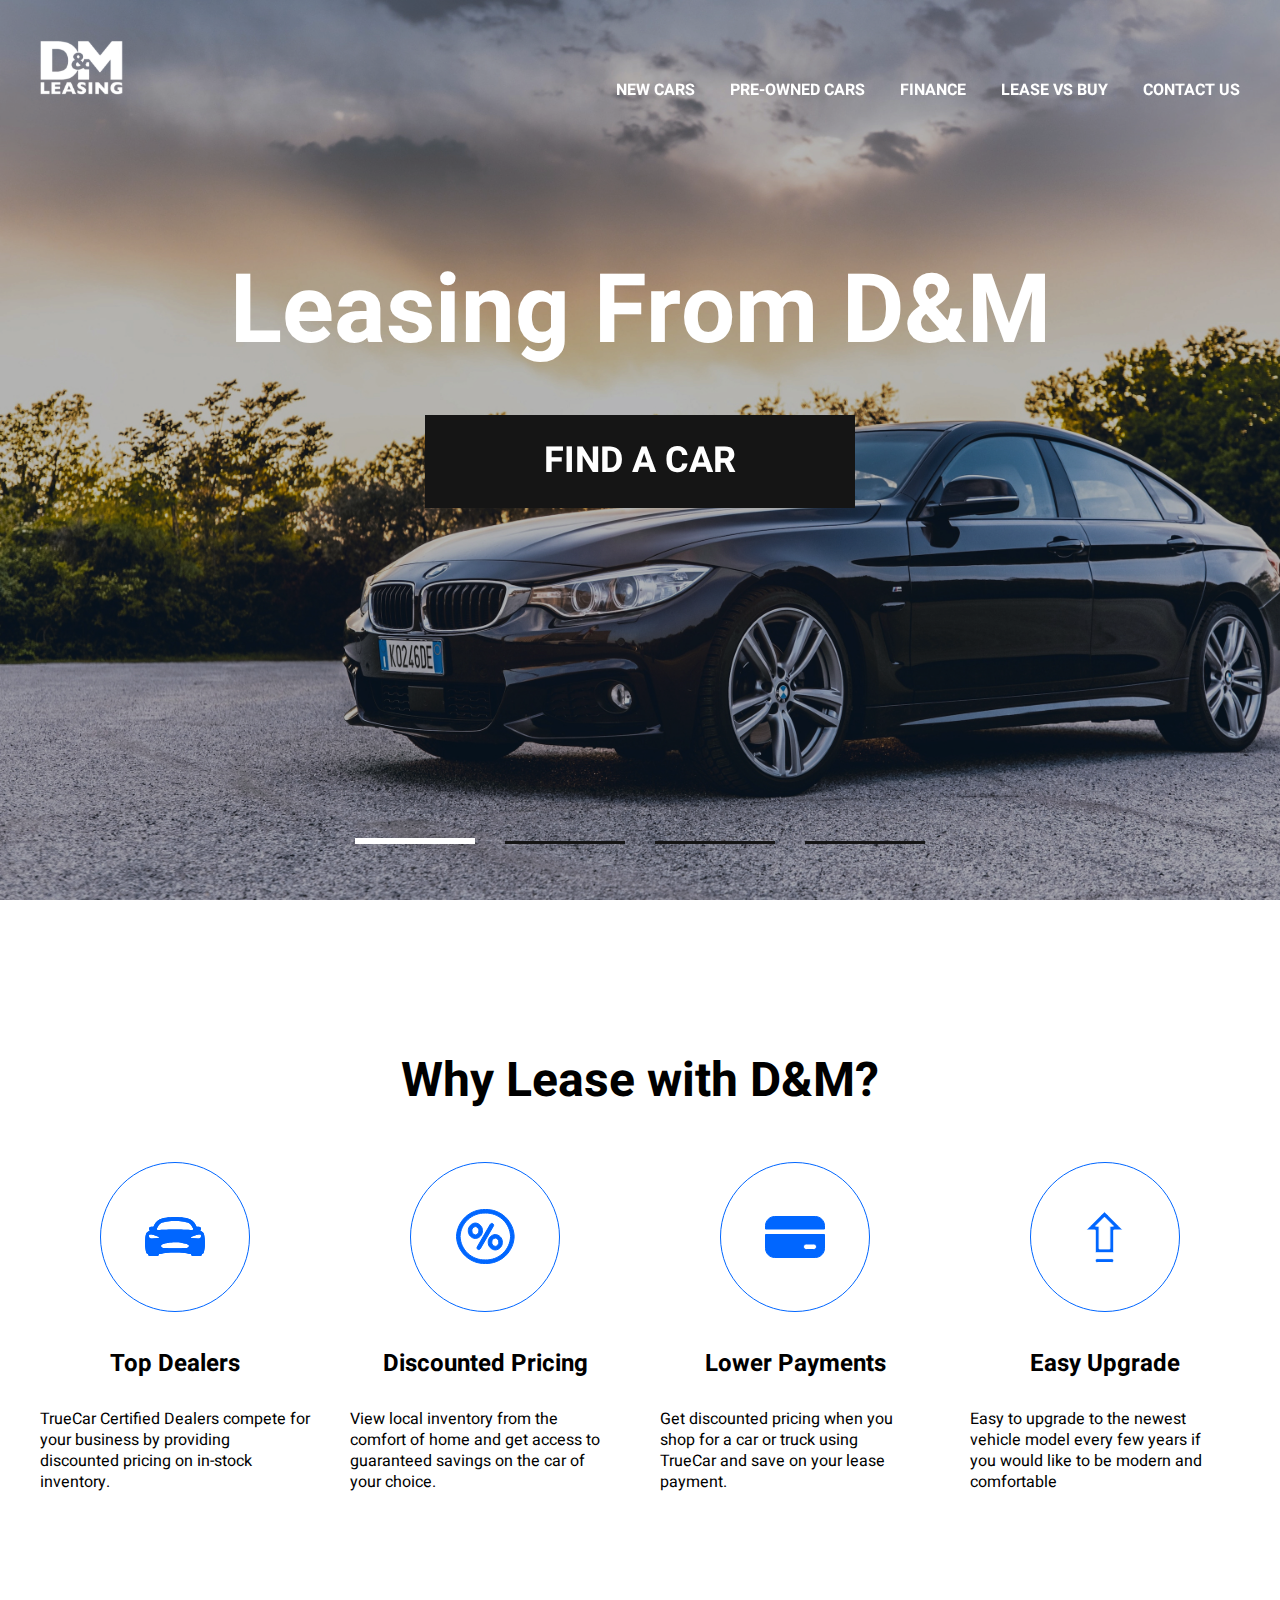
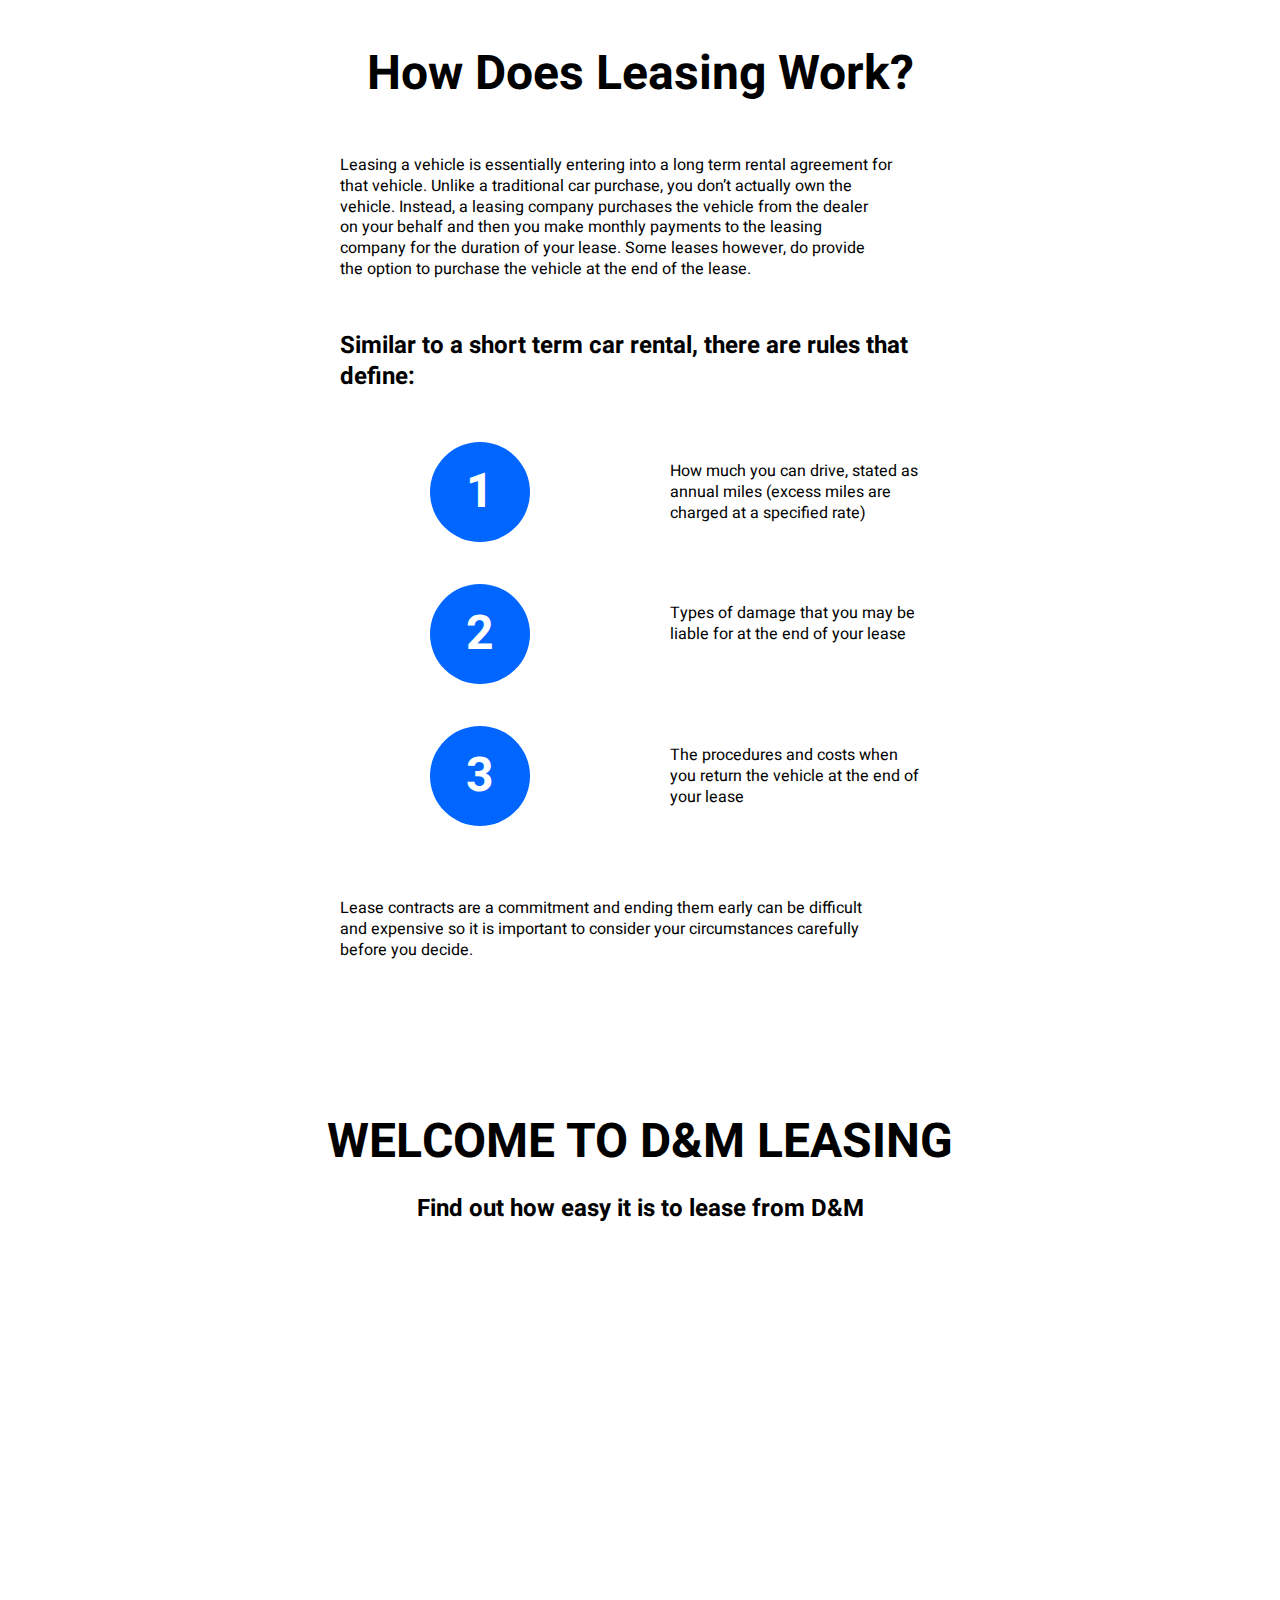
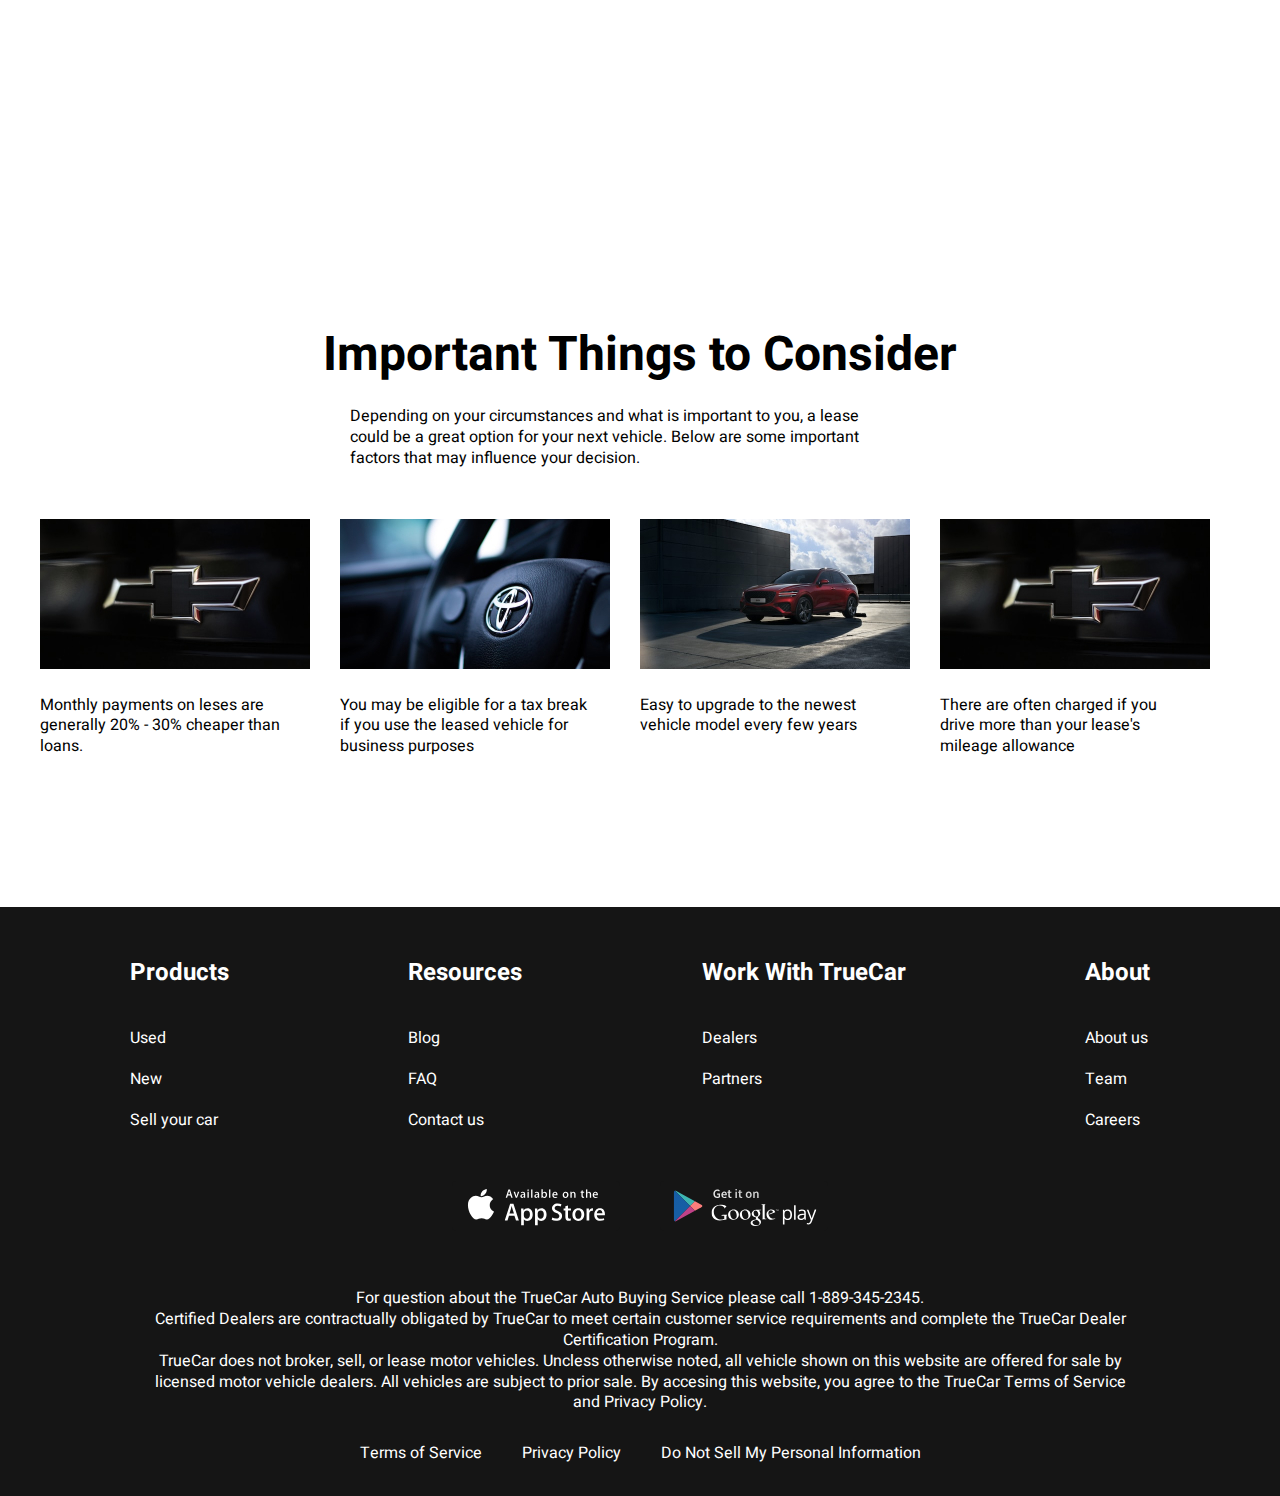
<file: index.html>
<!DOCTYPE html>
<html lang="en">
<head>
    <meta charset="UTF-8">
    <meta http-equiv="X-UA-Compatible" content="IE=edge">
    <meta name="viewport" content="width=device-width, initial-scale=1.0">
    <title>CARS</title>

    <link rel="preconnect" href="https://fonts.googleapis.com">
    <link rel="preconnect" href="https://fonts.gstatic.com" crossorigin>
    <link href="https://fonts.googleapis.com/css2?family=Heebo:wght@400;700&display=swap" rel="stylesheet">
    <link rel="stylesheet" href="css/swiper-bundle.min.css">
    <link rel="stylesheet" href="css/style.css">
</head>
<body>
    
    <div class="wrapper">
        <header class="header header-main">
            <div class="container">
                <div class="header__inner">
                    <a class="logo" href="index.html">
                        <img class="logo__img" src="images/logo.svg" alt="logo">
                    </a>
                    <nav class="menu">
                        <button class="menu__btn">
                            <span></span>
                            <span></span>
                            <span></span>
                        </button>
                        <ul class="menu__list"> 
                            <li class="menu__list-item">
                                <a class="menu__list-link" href="new-cars.html">NEW CARS</a>
                            </li>
                            <li class="menu__list-item">
                                <a class="menu__list-link" href="#" >PRE-OWNED CARS</a>
                            </li>
                            <li class="menu__list-item">
                                <a  class="menu__list-link" href="#" >FINANCE</a>
                            </li>
                            <li class="menu__list-item">
                                <a  class="menu__list-link" href="#" >LEASE VS BUY</a>
                            </li>
                            <li class="menu__list-item">
                                <a  class="menu__list-link" href="contacts.html">CONTACT US</a>
                            </li>
                        </ul> 
                    </nav>
                </div>
            </div>
        </header>
        <main class="main">
            <section class="top">
                <div class="container">
                    <h1 class="title">
                        Leasing From D&M
                    </h1>
                    <a class="top__link" href="new-cars.html">FIND A CAR</a>
                </div>
            </section>
            <div class="slider">
              <div class="swiper">
                <div class="swiper-wrapper">
                    <div class="swiper-slide" style = "background-image: url(images/Обложка.jpg);"></div>
                    <div class="swiper-slide" style = "background-image: url(images/Обложка.jpg);"></div>
                    <div class="swiper-slide" style = "background-image: url(images/Обложка.jpg);"></div>
                    <div class="swiper-slide" style = "background-image: url(images/Обложка.jpg);"></div>
                </div>
                <div class="swiper-pagination"></div>
              </div>
            </div>
            <section class="why-lease">
                <div class="container">
                    <h2 class="section-title">
                        Why Lease with D&M?
                    </h2>
                    <ul class="why-lease__list">
                        <li class="why-lease__item">
                            <img class="why-lease__item-img" src="images/car.svg" alt="">
                            <h3 class="why-lease__item-title">
                                Top Dealers
                            </h3>
                            <p class="why-lease__item-text">
                                TrueCar Certified Dealers compete 
                                for your business by providing 
                                discounted pricing on in-stock 
                                inventory.
                            </p>
                        </li>
                        <li class="why-lease__item">
                            <img class="why-lease__item-img" src="images/proc.svg" alt="">
                            <h3 class="why-lease__item-title">
                                Discounted Pricing
                            </h3>
                            <p class="why-lease__item-text">
                                View local inventory from the<br> 
                                comfort of home and get access to 
                                guaranteed savings on the car of<br> 
                                your choice.
                            </p>
                        </li>
                        <li class="why-lease__item">
                            <img class="why-lease__item-img" src="images/card.svg" alt="">
                            <h3 class="why-lease__item-title">
                                Lower Payments
                            </h3>
                            <p class="why-lease__item-text">
                                Get discounted pricing when you 
                                shop for a car or truck using<br> 
                                TrueCar and save on your lease 
                                payment.
                            </p>
                        </li>
                        <li class="why-lease__item">
                            <img class="why-lease__item-img" src="images/vector.svg" alt="">
                            <h3 class="why-lease__item-title">
                                Easy Upgrade
                            </h3>
                            <p class="why-lease__item-text">
                                Easy to upgrade to the newest 
                                vehicle model every few years if<br> 
                                you would like to be modern and 
                                comfortable
                            </p>
                        </li>
                    </ul>
                </div>
            </section>
            <section class="how-does">
                <div class="container">
                    <div class="how-does__inner">
                        <h2 class="section-title">
                            How Does Leasing Work?
                        </h2>
                        <p class="how-does__text">
                            Leasing a vehicle is essentially entering into a long term rental agreement for<br> 
                            that vehicle. Unlike a traditional car purchase, you don’t actually own the<br> 
                            vehicle. Instead, a leasing company purchases the vehicle from the dealer<br> 
                            on your behalf and then you make monthly payments to the leasing<br> 
                            company for the duration of your lease. Some leases however, do provide<br> 
                            the option to purchase the vehicle at the end of the lease.
                        </p>
                        <h4 class="how__does-title">
                            Similar to a short term car rental, there are
                            rules that define:
                        </h4>
                        <ol class="how__does-list">
                            <li class="how__does-item">
                                How much you can drive, stated as 
                                annual miles (excess miles are 
                                charged at a specified rate)
                            </li>
                            <li class="how__does-item">
                                Types of damage that you may be 
                                liable for at the end of your lease
                            </li>
                            <li class="how__does-item">
                                The procedures and costs when<br> 
                                you return the vehicle at the end of 
                                your lease
                            </li>
                        </ol>
                        <p class="how-does__text">
                            Lease contracts are a commitment and ending them early can be difficult<br> 
                            and expensive so it is important to consider your circumstances carefully<br> 
                            before you decide.
                        </p>
                    </div>
                </div>
            </section>
            <section class="video">
                <div class="container">
                    <h2 class="section-title video__title">
                        WELCOME TO D&M LEASING
                    </h2>
                    <p class="video__text">
                        Find out how easy it is to lease from D&M
                    </p>
                    <iframe class="video__content" width="1000" height="500" src="https://www.youtube.com/embed/N7VpkDCZlow" 
                    title="YouTube video player" frameborder="0" 
                    allow="accelerometer; autoplay; clipboard-write; encrypted-media; gyroscope; picture-in-picture; web-share" 
                    allowfullscreen></iframe>
                </div>
            </section>
            <section class="important">
                <div class="container">
                    <h2 class="section-title important-title">
                        Important Things to Consider
                    </h2>
                    <p class="important__text">
                        Depending on your circumstances and what is important to you, a lease<br> 
                        could be a great option for your next vehicle. Below are some important<br> 
                        factors that may influence your decision.
                    </p>
                    <ul class="important__list">
                        <li class="important__item">
                            <img class="important__item-img" src="images/important-4.jpg" alt="" >
                            <p class="important__item-text">
                                Monthly payments on leses are <br> generally 20% - 30% cheaper than <br> loans.
                            </p>
                        </li>
                        <li class="important__item">
                            <img class="important__item-img" src="images/important-2.jpg" alt="" >
                            <p class="important__item-text">
                                You may be eligible for a tax break <br> if  you use the leased vehicle for <br> business 
                                purposes
                            </p>
                        </li>
                        <li class="important__item">
                            <img class="important__item-img" src="images/important-3.jpg" alt="" >
                            <p class="important__item-text">
                                Easy to upgrade to the newest <br> vehicle model every few years
                            </p>
                        </li>
                        <li class="important__item">
                            <img class="important__item-img" src="images/important-4.jpg" alt="" >
                            <p class="important__item-text">
                                There are often charged if you <br> drive more than your lease's <br> mileage
                                allowance
                            </p>
                        </li>
                    </ul>
                </div>
            </section>
        </main>
        <footer class="footer">
            <div class="container">
                <nav class="footer__menu">
                    <ul class="footer__menu-list">
                        <li class="footer__menu-item">
                            <p  class="footer__menu-title">Products</p>
                        </li>
                        <li class="footer__menu-item">
                            <a href="#" class="footer__menu-link">Used</a>
                        </li>
                        <li class="footer__menu-item">
                            <a href="#" class="footer__menu-link">New</a>
                        </li>
                        <li class="footer__menu-item">
                            <a href="#" class="footer__menu-link">Sell your car</a>
                        </li>
                    </ul>
                    <ul class="footer__menu-list">
                        <li class="footer__menu-item">
                            <p  class="footer__menu-title">Resources</p>
                        </li>
                        <li class="footer__menu-item">
                            <a href="#" class="footer__menu-link">Blog</a>
                        </li>
                        <li class="footer__menu-item">
                            <a href="#" class="footer__menu-link">FAQ</a>
                        </li>
                        <li class="footer__menu-item">
                            <a href="#" class="footer__menu-link">Contact us</a>
                        </li>
                    </ul>
                    <ul class="footer__menu-list">
                        <li class="footer__menu-item">
                            <p  class="footer__menu-title">Work With TrueCar</p>
                        </li>
                        <li class="footer__menu-item">
                            <a href="#" class="footer__menu-link">Dealers</a>
                        </li>
                        <li class="footer__menu-item">
                            <a href="#" class="footer__menu-link">Partners</a>
                        </li>
                    </ul>
                    <ul class="footer__menu-list">
                        <li class="footer__menu-item">
                            <p  class="footer__menu-title">About</p>
                        </li>
                        <li class="footer__menu-item">
                            <a href="#" class="footer__menu-link">About us</a>
                        </li>
                        <li class="footer__menu-item">
                            <a href="#" class="footer__menu-link">Team</a>
                        </li>
                        <li class="footer__menu-item">
                            <a href="#" class="footer__menu-link">Careers</a>
                        </li>
                    </ul>
                </nav>
                <ul class="app">
                    <li class="app__item">
                        <a class="app__item-link" href="#">
                            <img class="app__item-img" src="images/apple_store.svg" alt="apple_store">
                        </a>
                    </li>
                    <li class="app__item">
                        <a class="app__item-link" href="#">
                            <img class="app__item-img" src="images/android_store.svg" alt="android_store">
                        </a>
                    </li>
                </ul>
                <div class="footer__copy">
                    <p class="footer__copy-text">
                        For question about the TrueCar Auto Buying Service please call 1-889-345-2345.<br>
                        Certified Dealers are contractually obligated by TrueCar to meet certain customer service 
                        requirements and complete the TrueCar Dealer <br>Certification Program.
                    </p>
                    <p class="footer__copy-text">
                        TrueCar does not broker, sell, or lease motor vehicles. Uncless otherwise noted, all vehicle shown on
                        this website are offered for sale by licensed motor vehicle dealers. All vehicles are subject to prior sale.
                        By accesing this website, you agree to the TrueCar Terms of Service and Privacy Policy. 
                    </p>
                </div>
                <nav class="copy__nav">
                    <ul class="copy__nav-list">
                        <li class="copy__nav-item">
                            <a href="#" class="copy__nav-link">Terms of Service</a>
                        </li>
                        <li class="copy__nav-item">
                            <a href="#" class="copy__nav-link">Privacy Policy</a>
                        </li>
                        <li class="copy__nav-item">
                            <a href="#" class="copy__nav-link">Do Not Sell My Personal Information</a>
                        </li>
                    </ul>
                </nav>
            </div>
        </footer>
    </div>
    <script src="js/swiper-bundle.min.js"></script>
    <script src="js/main.js"></script>
</body>
</html>
</file>
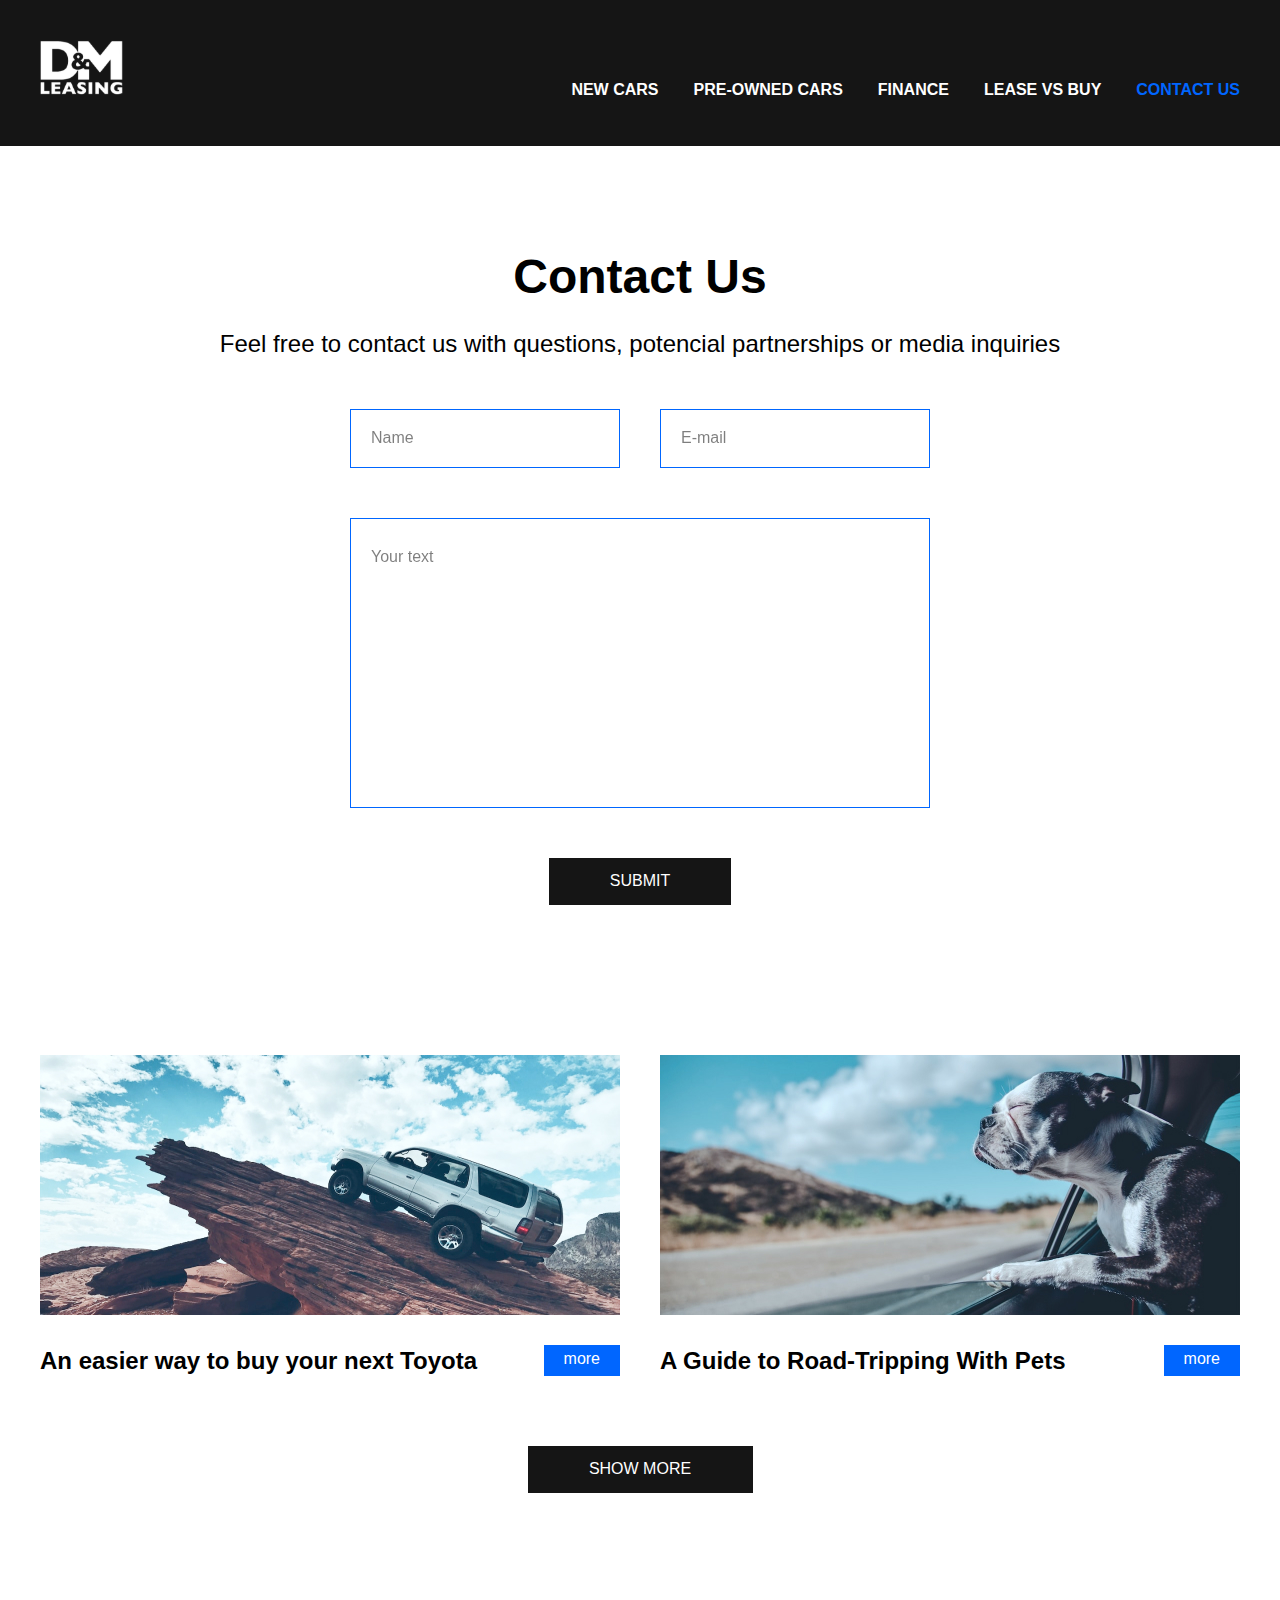
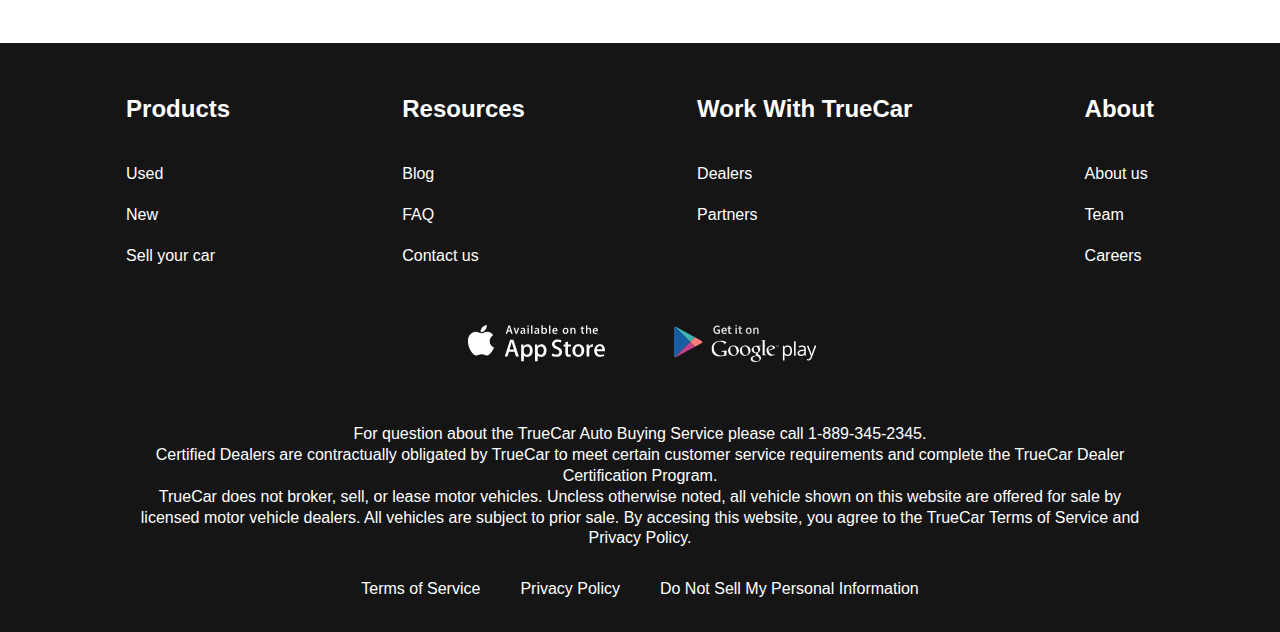
<file: contacts.html>
<!DOCTYPE html>
<html lang="en">
<head>
    <meta charset="UTF-8">
    <meta http-equiv="X-UA-Compatible" content="IE=edge">
    <meta name="viewport" content="width=device-width, initial-scale=1.0">
    <title>Document</title>

     <!--Вставить стили текста с гугл фонт!!!!!!!!!!-->

     
    <link rel="stylesheet" href="css/style.css">
</head>
<body>
    
    <div class="wrapper">
        <header class="header">
            <div class="container">
                <div class="header__inner">
                    <a class="logo" href="index.html">
                        <img class="logo__img" src="images/logo.svg" alt="logo">
                    </a>
                    <nav class="menu">
                        <button class="menu__btn">
                            <span></span>
                            <span></span>
                            <span></span>
                        </button>
                        <ul class="menu__list"> 
                            <li class="menu__list-item">
                                <a class="menu__list-link" href="new-cars.html">NEW CARS</a>
                            </li>
                            <li class="menu__list-item">
                                <a class="menu__list-link" href="#" >PRE-OWNED CARS</a>
                            </li>
                            <li class="menu__list-item">
                                <a  class="menu__list-link" href="#" >FINANCE</a>
                            </li>
                            <li class="menu__list-item">
                                <a  class="menu__list-link" href="#" >LEASE VS BUY</a>
                            </li>
                            <li class="menu__list-item">
                                <a  class="menu__list-link menu__list-link--active" href="contacts.html">CONTACT US</a>
                            </li>
                        </ul>
                    </nav>
                </div>
            </div>
        </header>
        <main class="main">
            <section class="contacts">
                <div class="container">
                    <h2 class="section-title contacts__title">Contact Us</h2>
                    <p class="contacts__text">
                        Feel free to contact us with questions, potencial partnerships or 
                        media inquiries
                    </p>
                    <form class="form" action=""#>
                        <input class="form__input" type="text" placeholder="Name">
                        <input class="form__input" type="email" placeholder="E-mail">
                        <textarea class="form__textarea" placeholder="Your text"></textarea>
                        <button class="form__btn" type="submit">SUBMIT</button>
                    </form>
                </div>
            </section>
            <section class="blog">
                <div class="container">
                    <div class="blog__items">
                        <div class="blog__item">
                            <img class="blog__item-img" src="images/showmore-1.jpg" alt="">
                            <h4 class="blog__item-title">An easier way to buy your next Toyota</h4>
                            <a class="blog__item-link" href="#">more</a>
                        </div>
                        <div class="blog__item">
                            <img class="blog__item-img" src="images/showmore-2.jpg" alt="">
                            <h4 class="blog__item-title">A Guide to Road-Tripping With Pets</h4>
                            <a class="blog__item-link" href="#">more</a>
                        </div>
                    </div>
                    <a class="showmore-link" href="">Show more</a>
                </div>
            </section>
        </main>
        <footer class="footer">
            <div class="container">
                <nav class="footer__menu">
                    <ul class="footer__menu-list">
                        <li class="footer__menu-item">
                            <p  class="footer__menu-title">Products</p>
                        </li>
                        <li class="footer__menu-item">
                            <a href="#" class="footer__menu-link">Used</a>
                        </li>
                        <li class="footer__menu-item">
                            <a href="#" class="footer__menu-link">New</a>
                        </li>
                        <li class="footer__menu-item">
                            <a href="#" class="footer__menu-link">Sell your car</a>
                        </li>
                    </ul>
                    <ul class="footer__menu-list">
                        <li class="footer__menu-item">
                            <p  class="footer__menu-title">Resources</p>
                        </li>
                        <li class="footer__menu-item">
                            <a href="#" class="footer__menu-link">Blog</a>
                        </li>
                        <li class="footer__menu-item">
                            <a href="#" class="footer__menu-link">FAQ</a>
                        </li>
                        <li class="footer__menu-item">
                            <a href="#" class="footer__menu-link">Contact us</a>
                        </li>
                    </ul>
                    <ul class="footer__menu-list">
                        <li class="footer__menu-item">
                            <p  class="footer__menu-title">Work With TrueCar</p>
                        </li>
                        <li class="footer__menu-item">
                            <a href="#" class="footer__menu-link">Dealers</a>
                        </li>
                        <li class="footer__menu-item">
                            <a href="#" class="footer__menu-link">Partners</a>
                        </li>
                    </ul>
                    <ul class="footer__menu-list">
                        <li class="footer__menu-item">
                            <p  class="footer__menu-title">About</p>
                        </li>
                        <li class="footer__menu-item">
                            <a href="#" class="footer__menu-link">About us</a>
                        </li>
                        <li class="footer__menu-item">
                            <a href="#" class="footer__menu-link">Team</a>
                        </li>
                        <li class="footer__menu-item">
                            <a href="#" class="footer__menu-link">Careers</a>
                        </li>
                    </ul>
                </nav>
                <ul class="app">
                    <li class="app__item">
                        <a class="app__item-link" href="#">
                            <img class="app__item-img" src="images/apple_store.svg" alt="apple_store">
                        </a>
                    </li>
                    <li class="app__item">
                        <a class="app__item-link" href="#">
                            <img class="app__item-img" src="images/android_store.svg" alt="android_store">
                        </a>
                    </li>
                </ul>
                <div class="footer__copy">
                    <p class="footer__copy-text">
                        For question about the TrueCar Auto Buying Service please call 1-889-345-2345.<br>
                        Certified Dealers are contractually obligated by TrueCar to meet certain customer service 
                        requirements and complete the TrueCar Dealer <br>Certification Program.
                    </p>
                    <p class="footer__copy-text">
                        TrueCar does not broker, sell, or lease motor vehicles. Uncless otherwise noted, all vehicle shown on
                        this website are offered for sale by licensed motor vehicle dealers. All vehicles are subject to prior sale.
                        By accesing this website, you agree to the TrueCar Terms of Service and Privacy Policy. 
                    </p>
                </div>
                <nav class="copy__nav">
                    <ul class="copy__nav-list">
                        <li class="copy__nav-item">
                            <a href="#" class="copy__nav-link">Terms of Service</a>
                        </li>
                        <li class="copy__nav-item">
                            <a href="#" class="copy__nav-link">Privacy Policy</a>
                        </li>
                        <li class="copy__nav-item">
                            <a href="#" class="copy__nav-link">Do Not Sell My Personal Information</a>
                        </li>
                    </ul>
                </nav>
            </div>
        </footer>
    </div>
    <script src="js/main.js"></script>
</body>
</html>
</file>
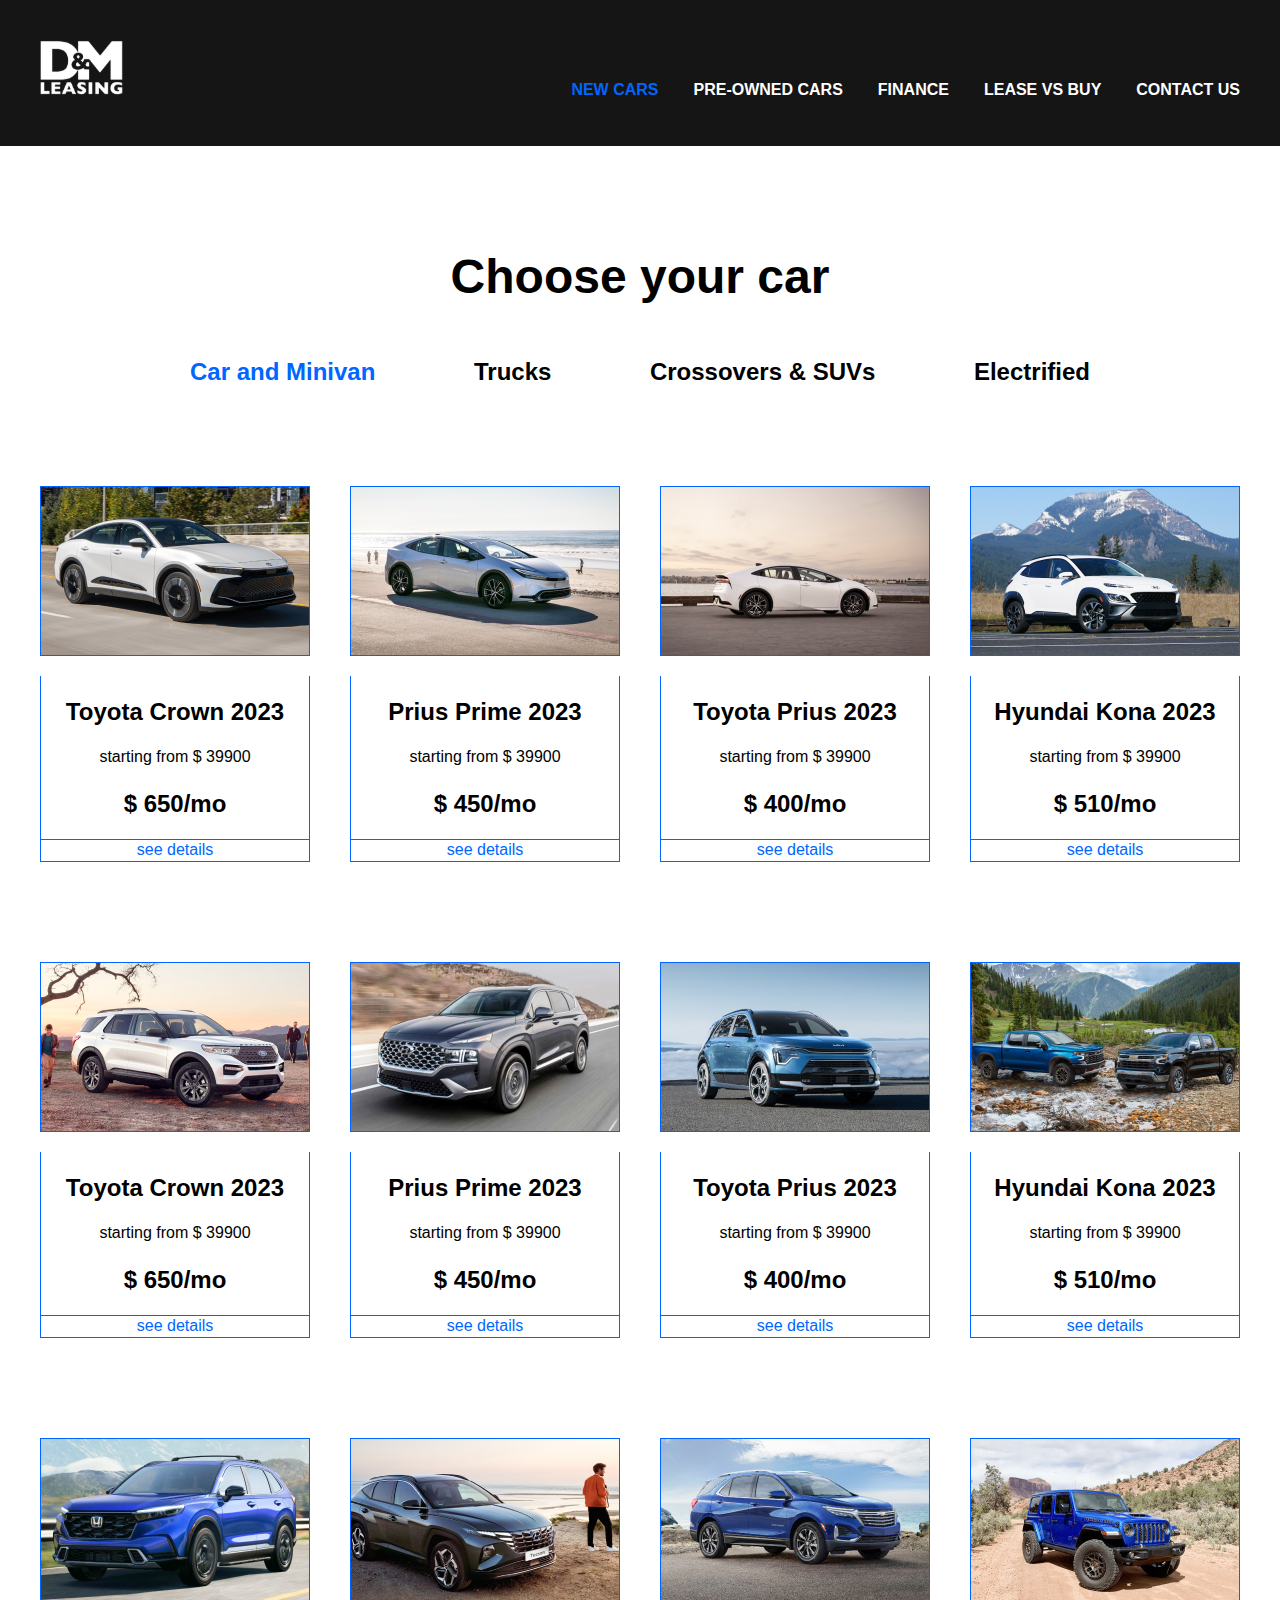
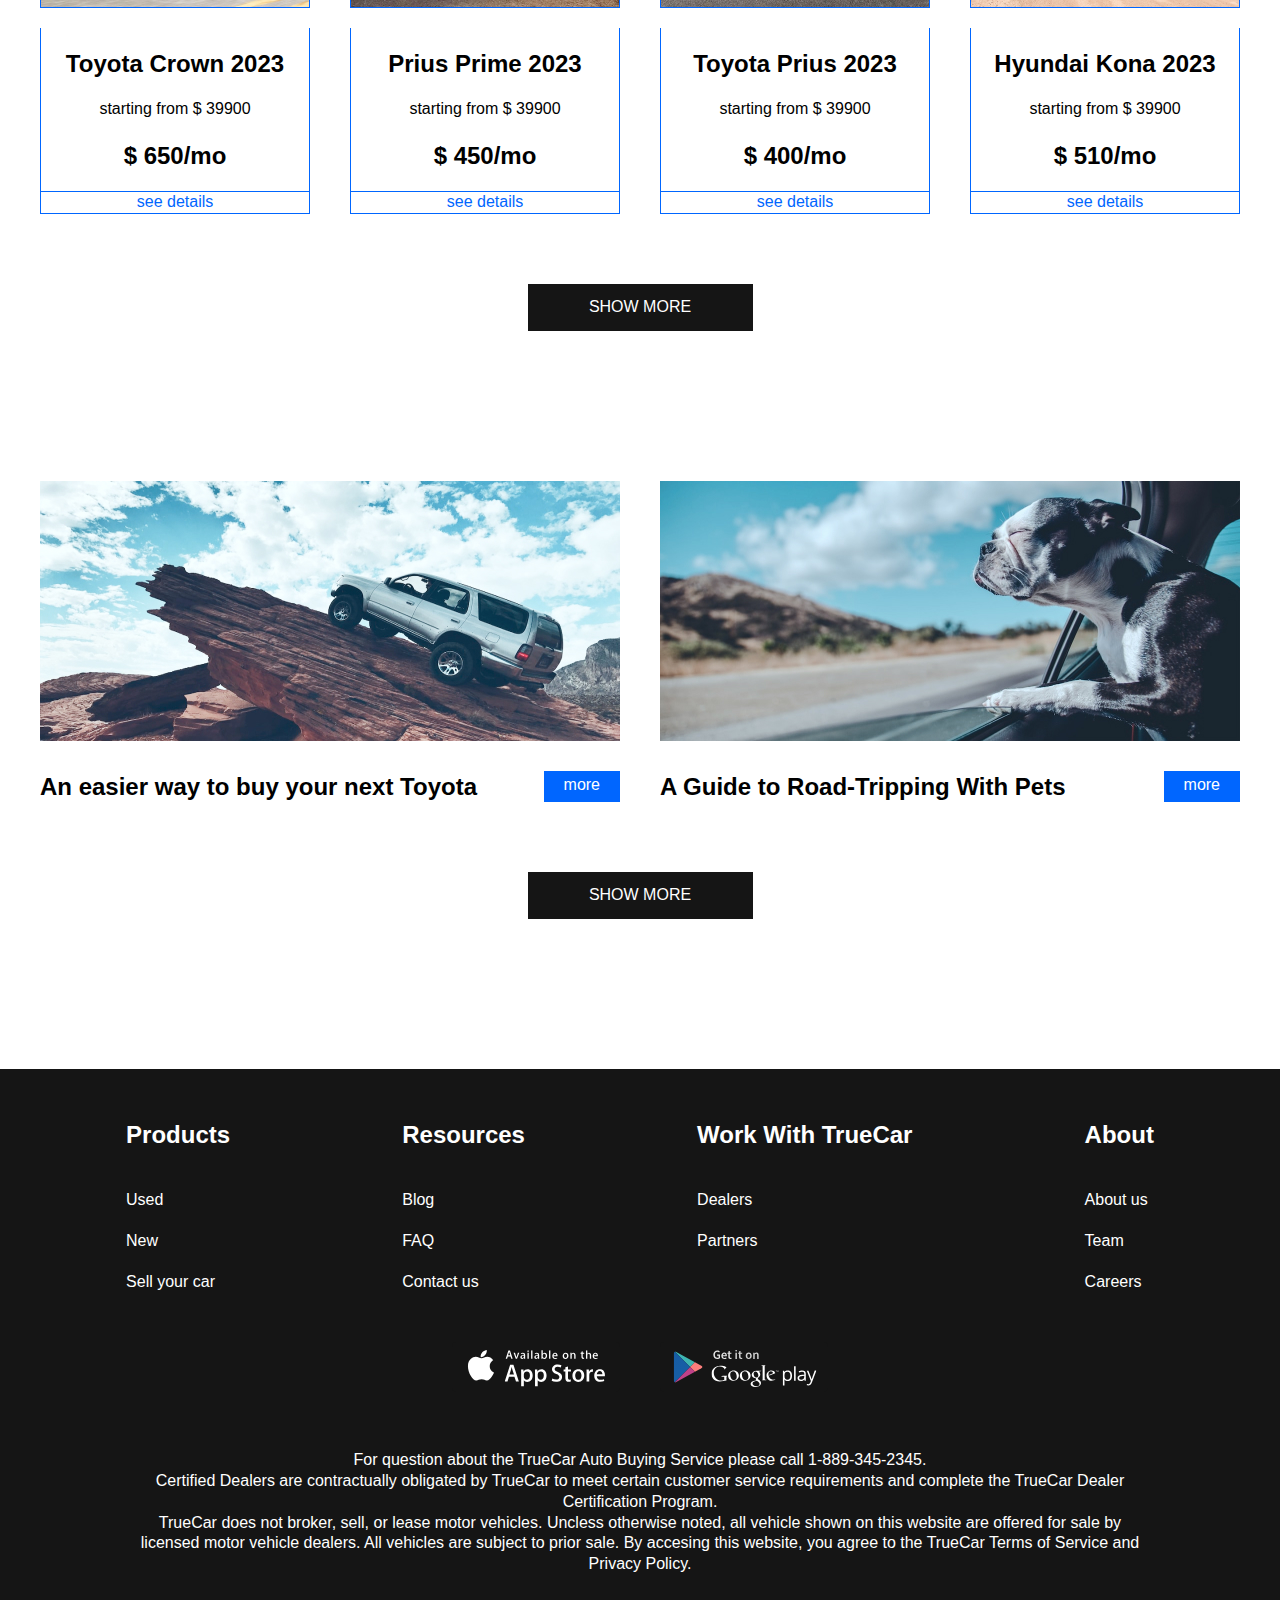
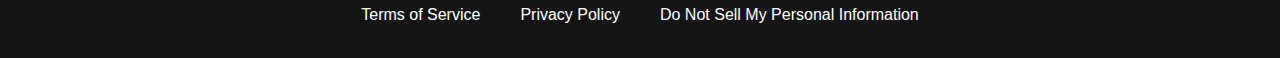
<file: new-cars.html>
<!DOCTYPE html>
<html lang="en">
<head>
    <meta charset="UTF-8">
    <meta http-equiv="X-UA-Compatible" content="IE=edge">
    <meta name="viewport" content="width=device-width, initial-scale=1.0">
    <title>Document</title>


     <!--Вставить стили текста с гугл фонт!!!!!!!!!!-->


     
    <link rel="stylesheet" href="css/style.css">
</head>
<body>
    
    <div class="wrapper">
        <header class="header">
            <div class="container">
                <div class="header__inner">
                    <a class="logo" href="index.html">
                        <img class="logo__img" src="images/logo.svg" alt="logo">
                    </a>
                    <nav class="menu">
                        <button class="menu__btn">
                            <span></span>
                            <span></span>
                            <span></span>
                        </button>
                        <ul class="menu__list"> 
                            <li class="menu__list-item">
                                <a class="menu__list-link menu__list-link--active" href="new-cars.html">NEW CARS</a>
                            </li>
                            <li class="menu__list-item">
                                <a class="menu__list-link" href="#" >PRE-OWNED CARS</a>
                            </li>
                            <li class="menu__list-item">
                                <a  class="menu__list-link" href="#" >FINANCE</a>
                            </li>
                            <li class="menu__list-item">
                                <a  class="menu__list-link" href="#" >LEASE VS BUY</a>
                            </li>
                            <li class="menu__list-item">
                                <a  class="menu__list-link" href="contacts.html">CONTACT US</a>
                            </li>
                        </ul>
                    </nav>
                </div>
            </div>
        </header>
        <main class="main">

            <section class="choose">
                <div class="container">
                    <h2 class="section-title">Choose your car</h2>
                    <div class="tabs">
                        <div class="tabs__btn">
                            <button class="tabs__btn-item tabs__btn-item--active" data-button="content-1" >Car and Minivan</button>
                            <button class="tabs__btn-item" data-button="content-2">Trucks</button>
                            <button class="tabs__btn-item" data-button="content-3">Crossovers & SUVs</button>
                            <button class="tabs__btn-item" data-button="content-4">Electrified</button>
                        </div>
                        <div class="tabs__content">
                            <div class="tabs__content-item tabs__content-item--active" id="content-1">
                                <div class="card">
                                    <img class="car__img" src="images/car1.jpg" alt="Toyota Crown 2023">
                                    <div class="card__content">
                                        <h4 class="card_title">Toyota Crown 2023</h4>
                                        <p class="card__text">starting from $ 39900</p>
                                        <p class="card__price">$ 650/mo</p>
                                    </div>
                                    <a href="" class="card__link">see details</a>
                                </div>
                                <div class="card">
                                    <img class="car__img" src="images/car2.jpg" alt="Prius Prime 2023">
                                    <div class="card__content">
                                        <h4 class="card_title">Prius Prime 2023</h4>
                                        <p class="card__text">starting from $ 39900</p>
                                        <p class="card__price">$ 450/mo</p>
                                    </div>    
                                    <a href="" class="card__link">see details</a>
                                </div>
                                <div class="card">
                                    <img class="car__img" src="images/car3.jpg" alt="Toyota Prius 2023">
                                    <div class="card__content">
                                        <h4 class="card_title">Toyota Prius 2023</h4>
                                        <p class="card__text">starting from $ 39900</p>
                                        <p class="card__price">$ 400/mo</p>
                                    </div>
                                    <a href="" class="card__link">see details</a>
                                </div>
                                <div class="card">
                                    <img class="car__img" src="images/car4.jpg" alt="Hyundai Kona 2023">
                                    <div class="card__content">
                                        <h4 class="card_title">Hyundai Kona 2023</h4>
                                        <p class="card__text">starting from $ 39900</p>
                                        <p class="card__price">$ 510/mo</p>
                                    </div>
                                    <a href="" class="card__link">see details</a>
                                </div>
                                <div class="card">
                                    <img class="car__img" src="images/car5.jpg" alt="Toyota Crown 2023">
                                    <div class="card__content">
                                        <h4 class="card_title">Toyota Crown 2023</h4>
                                        <p class="card__text">starting from $ 39900</p>
                                        <p class="card__price">$ 650/mo</p>
                                    </div>
                                    <a href="" class="card__link">see details</a>
                                </div>
                                <div class="card">
                                    <img class="car__img" src="images/car6.jpg" alt="Prius Prime 2023">
                                    <div class="card__content">
                                        <h4 class="card_title">Prius Prime 2023</h4>
                                        <p class="card__text">starting from $ 39900</p>
                                        <p class="card__price">$ 450/mo</p>
                                    </div>    
                                    <a href="" class="card__link">see details</a>
                                </div>
                                <div class="card">
                                    <img class="car__img" src="images/car7.jpg" alt="Toyota Prius 2023">
                                    <div class="card__content">
                                        <h4 class="card_title">Toyota Prius 2023</h4>
                                        <p class="card__text">starting from $ 39900</p>
                                        <p class="card__price">$ 400/mo</p>
                                    </div>
                                    <a href="" class="card__link">see details</a>
                                </div>
                                <div class="card">
                                    <img class="car__img" src="images/car8.jpg" alt="Hyundai Kona 2023">
                                    <div class="card__content">
                                        <h4 class="card_title">Hyundai Kona 2023</h4>
                                        <p class="card__text">starting from $ 39900</p>
                                        <p class="card__price">$ 510/mo</p>
                                    </div>
                                    <a href="" class="card__link">see details</a>
                                </div>
                                <div class="card">
                                    <img class="car__img" src="images/car9.jpg" alt="Toyota Crown 2023">
                                    <div class="card__content">
                                        <h4 class="card_title">Toyota Crown 2023</h4>
                                        <p class="card__text">starting from $ 39900</p>
                                        <p class="card__price">$ 650/mo</p>
                                    </div>
                                    <a href="" class="card__link">see details</a>
                                </div>
                                <div class="card">
                                    <img class="car__img" src="images/car10.jpg" alt="Prius Prime 2023">
                                    <div class="card__content">
                                        <h4 class="card_title">Prius Prime 2023</h4>
                                        <p class="card__text">starting from $ 39900</p>
                                        <p class="card__price">$ 450/mo</p>
                                    </div>    
                                    <a href="" class="card__link">see details</a>
                                </div>
                                <div class="card">
                                    <img class="car__img" src="images/car11.jpg" alt="Toyota Prius 2023">
                                    <div class="card__content">
                                        <h4 class="card_title">Toyota Prius 2023</h4>
                                        <p class="card__text">starting from $ 39900</p>
                                        <p class="card__price">$ 400/mo</p>
                                    </div>
                                    <a href="" class="card__link">see details</a>
                                </div>
                                <div class="card">
                                    <img class="car__img" src="images/car12.jpg" alt="Hyundai Kona 2023">
                                    <div class="card__content">
                                        <h4 class="card_title">Hyundai Kona 2023</h4>
                                        <p class="card__text">starting from $ 39900</p>
                                        <p class="card__price">$ 510/mo</p>
                                    </div>
                                    <a href="" class="card__link">see details</a>
                                </div>
                            </div>

                            <div class="tabs__content-item" id="content-2">
                                <div class="card">
                                    <img class="car__img" src="images/car8.jpg" alt="Hyundai Kona 2023">
                                    <div class="card__content">
                                        <h4 class="card_title">Hyundai Kona 2023</h4>
                                        <p class="card__text">starting from $ 39900</p>
                                        <p class="card__price">$ 510/mo</p>
                                    </div>
                                    <a href="" class="card__link">see details</a>
                                </div>
                                <div class="card">
                                    <img class="car__img" src="images/car9.jpg" alt="Toyota Crown 2023">
                                    <div class="card__content">
                                        <h4 class="card_title">Toyota Crown 2023</h4>
                                        <p class="card__text">starting from $ 39900</p>
                                        <p class="card__price">$ 650/mo</p>
                                    </div>
                                    <a href="" class="card__link">see details</a>
                                </div>
                                <div class="card">
                                    <img class="car__img" src="images/car10.jpg" alt="Prius Prime 2023">
                                    <div class="card__content">
                                        <h4 class="card_title">Prius Prime 2023</h4>
                                        <p class="card__text">starting from $ 39900</p>
                                        <p class="card__price">$ 450/mo</p>
                                    </div>    
                                    <a href="" class="card__link">see details</a>
                                </div>
                                <div class="card">
                                    <img class="car__img" src="images/car11.jpg" alt="Toyota Prius 2023">
                                    <div class="card__content">
                                        <h4 class="card_title">Toyota Prius 2023</h4>
                                        <p class="card__text">starting from $ 39900</p>
                                        <p class="card__price">$ 400/mo</p>
                                    </div>
                                    <a href="" class="card__link">see details</a>
                                </div>
                                <div class="card">
                                    <img class="car__img" src="images/car12.jpg" alt="Hyundai Kona 2023">
                                    <div class="card__content">
                                        <h4 class="card_title">Hyundai Kona 2023</h4>
                                        <p class="card__text">starting from $ 39900</p>
                                        <p class="card__price">$ 510/mo</p>
                                    </div>
                                    <a href="" class="card__link">see details</a>
                                </div>
                            </div>



                            <div class="tabs__content-item" id="content-3">
                                <div class="card">
                                    <img class="car__img" src="images/car11.jpg" alt="Toyota Prius 2023">
                                    <div class="card__content">
                                        <h4 class="card_title">Toyota Prius 2023</h4>
                                        <p class="card__text">starting from $ 39900</p>
                                        <p class="card__price">$ 400/mo</p>
                                    </div>
                                    <a href="" class="card__link">see details</a>
                                </div>
                                <div class="card">
                                    <img class="car__img" src="images/car12.jpg" alt="Hyundai Kona 2023">
                                    <div class="card__content">
                                        <h4 class="card_title">Hyundai Kona 2023</h4>
                                        <p class="card__text">starting from $ 39900</p>
                                        <p class="card__price">$ 510/mo</p>
                                    </div>
                                    <a href="" class="card__link">see details</a>
                                </div>
                            </div>


                            <div class="tabs__content-item" id="content-4">
                                <div class="card">
                                    <img class="car__img" src="images/car1.jpg" alt="Toyota Crown 2023">
                                    <div class="card__content">
                                        <h4 class="card_title">Toyota Crown 2023</h4>
                                        <p class="card__text">starting from $ 39900</p>
                                        <p class="card__price">$ 650/mo</p>
                                    </div>
                                    <a href="" class="card__link">see details</a>
                                </div>
                                <div class="card">
                                    <img class="car__img" src="images/car2.jpg" alt="Prius Prime 2023">
                                    <div class="card__content">
                                        <h4 class="card_title">Prius Prime 2023</h4>
                                        <p class="card__text">starting from $ 39900</p>
                                        <p class="card__price">$ 450/mo</p>
                                    </div>    
                                    <a href="" class="card__link">see details</a>
                                </div>
                                <div class="card">
                                    <img class="car__img" src="images/car3.jpg" alt="Toyota Prius 2023">
                                    <div class="card__content">
                                        <h4 class="card_title">Toyota Prius 2023</h4>
                                        <p class="card__text">starting from $ 39900</p>
                                        <p class="card__price">$ 400/mo</p>
                                    </div>
                                    <a href="" class="card__link">see details</a>
                                </div>
                                <div class="card">
                                    <img class="car__img" src="images/car4.jpg" alt="Hyundai Kona 2023">
                                    <div class="card__content">
                                        <h4 class="card_title">Hyundai Kona 2023</h4>
                                        <p class="card__text">starting from $ 39900</p>
                                        <p class="card__price">$ 510/mo</p>
                                    </div>
                                    <a href="" class="card__link">see details</a>
                                </div>
                                <div class="card">
                                    <img class="car__img" src="images/car5.jpg" alt="Toyota Crown 2023">
                                    <div class="card__content">
                                        <h4 class="card_title">Toyota Crown 2023</h4>
                                        <p class="card__text">starting from $ 39900</p>
                                        <p class="card__price">$ 650/mo</p>
                                    </div>
                                    <a href="" class="card__link">see details</a>
                                </div>
                            </div>
                        </div>
                    </div>
                    <a class="showmore-link" href="">Show more</a>
                </div>
            </section>

            <section class="blog">
                <div class="container">
                    <div class="blog__items">
                        <div class="blog__item">
                            <img class="blog__item-img" src="images/showmore-1.jpg" alt="">
                            <h4 class="blog__item-title">An easier way to buy your next Toyota</h4>
                            <a class="blog__item-link" href="#">more</a>
                        </div>
                        <div class="blog__item">
                            <img class="blog__item-img" src="images/showmore-2.jpg" alt="">
                            <h4 class="blog__item-title">A Guide to Road-Tripping With Pets</h4>
                            <a class="blog__item-link" href="#">more</a>
                        </div>
                    </div>
                    <a class="showmore-link" href="">Show more</a>
                </div>
            </section>
        </main>
        <footer class="footer">
            <div class="container">
                <nav class="footer__menu">
                    <ul class="footer__menu-list">
                        <li class="footer__menu-item">
                            <p  class="footer__menu-title">Products</p>
                        </li>
                        <li class="footer__menu-item">
                            <a href="#" class="footer__menu-link">Used</a>
                        </li>
                        <li class="footer__menu-item">
                            <a href="#" class="footer__menu-link">New</a>
                        </li>
                        <li class="footer__menu-item">
                            <a href="#" class="footer__menu-link">Sell your car</a>
                        </li>
                    </ul>
                    <ul class="footer__menu-list">
                        <li class="footer__menu-item">
                            <p  class="footer__menu-title">Resources</p>
                        </li>
                        <li class="footer__menu-item">
                            <a href="#" class="footer__menu-link">Blog</a>
                        </li>
                        <li class="footer__menu-item">
                            <a href="#" class="footer__menu-link">FAQ</a>
                        </li>
                        <li class="footer__menu-item">
                            <a href="#" class="footer__menu-link">Contact us</a>
                        </li>
                    </ul>
                    <ul class="footer__menu-list">
                        <li class="footer__menu-item">
                            <p  class="footer__menu-title">Work With TrueCar</p>
                        </li>
                        <li class="footer__menu-item">
                            <a href="#" class="footer__menu-link">Dealers</a>
                        </li>
                        <li class="footer__menu-item">
                            <a href="#" class="footer__menu-link">Partners</a>
                        </li>
                    </ul>
                    <ul class="footer__menu-list">
                        <li class="footer__menu-item">
                            <p  class="footer__menu-title">About</p>
                        </li>
                        <li class="footer__menu-item">
                            <a href="#" class="footer__menu-link">About us</a>
                        </li>
                        <li class="footer__menu-item">
                            <a href="#" class="footer__menu-link">Team</a>
                        </li>
                        <li class="footer__menu-item">
                            <a href="#" class="footer__menu-link">Careers</a>
                        </li>
                    </ul>
                </nav>
                <ul class="app">
                    <li class="app__item">
                        <a class="app__item-link" href="#">
                            <img class="app__item-img" src="images/apple_store.svg" alt="apple_store">
                        </a>
                    </li>
                    <li class="app__item">
                        <a class="app__item-link" href="#">
                            <img class="app__item-img" src="images/android_store.svg" alt="android_store">
                        </a>
                    </li>
                </ul>
                <div class="footer__copy">
                    <p class="footer__copy-text">
                        For question about the TrueCar Auto Buying Service please call 1-889-345-2345.<br>
                        Certified Dealers are contractually obligated by TrueCar to meet certain customer service 
                        requirements and complete the TrueCar Dealer <br>Certification Program.
                    </p>
                    <p class="footer__copy-text">
                        TrueCar does not broker, sell, or lease motor vehicles. Uncless otherwise noted, all vehicle shown on
                        this website are offered for sale by licensed motor vehicle dealers. All vehicles are subject to prior sale.
                        By accesing this website, you agree to the TrueCar Terms of Service and Privacy Policy. 
                    </p>
                </div>
                <nav class="copy__nav">
                    <ul class="copy__nav-list">
                        <li class="copy__nav-item">
                            <a href="#" class="copy__nav-link">Terms of Service</a>
                        </li>
                        <li class="copy__nav-item">
                            <a href="#" class="copy__nav-link">Privacy Policy</a>
                        </li>
                        <li class="copy__nav-item">
                            <a href="#" class="copy__nav-link">Do Not Sell My Personal Information</a>
                        </li>
                    </ul>
                </nav>
            </div>
        </footer>
    </div>
    <script src="js/main.js"></script>
</body>
</html>
</file>
<file: css/style.css>
html {
    box-sizing: border-box;
}

*,
*::after,
*::before {
    box-sizing: inherit;
    margin: 0;
    padding: 0;
}

html, body {
height: 100%;
}

ul {
    list-style: none;
}

a {
    text-decoration: none;
    color: inherit;
}

.section-title {
    margin-bottom: 50px;
    font-size: 48px;
    font-weight: 700;
    text-align: center;
}

.wrapper {
    min-height: 100%;
    display: flex;
    flex-direction: column;
}

.container {
    
    max-width: 1220px;
    margin: 0 auto;
    padding: 0 10px;
}

body {
    font-family: 'Heebo', sans-serif;
    font-size: 16px;
    font-weight: 400;
    line-height: 1.3;
}

.header{
 background-color: #151515;
}

.header-main {
 background-color: transparent;
 position: absolute;
 z-index: 10;
 left: 0;
 right: 0;
}

.header__inner {
    padding-top: 40px;
    padding-bottom: 45px;
    display: flex;
    justify-content: space-between;
    align-items: flex-end;
}

.menu__list {
    display: flex;
    gap: 35px;
}

.menu__list-link {
    color: #fff;
    text-transform: uppercase;
    font-weight: 700;
}

.menu__list-link--active {
    color: #0066FF;
}
.footer {
    background-color: #151515;
    padding: 50px 0 32px;
    color: #fff;
}

.footer__menu {
    display: flex;
    justify-content: space-around;
    margin-bottom: 50px;
}

.footer__menu-list {
    max-width: 250px;
}

.footer__menu-title {
    font-size: 24px;
    font-weight: 700;
}

.footer__menu-item + .footer__menu-item {
    padding-top: 20px;
}

.footer__menu-title {
    padding-bottom: 20px;
}

.app {
    display: flex;
    justify-content: center;
    gap: 40px;
    margin-bottom: 52px;
}

.footer__copy {
    max-width: 1000px;
    margin: 0 auto 30px;
    text-align: center;
}

.copy__nav-list {
    display: flex;
    justify-content: center;
    gap: 40px;
}

.main {
    flex-grow: 1;
}

.top {
    color: #fff;
    text-align: center;
    padding-top: 250px;
    padding-bottom: 50px;
     position: absolute;
    z-index: 5;
    left: 0;
    right: 0;
}

.title {
    padding-bottom: 40px;
    font-size: 96px;
    font-weight: 700;
}

.top__link {
    background-color: #151515;
    padding: 23px;
    max-width: 430px;
    width: 100%;
    display: inline-block;
    text-transform: uppercase;
    font-size: 36px;
    font-weight: 700;
    transition: all 0.3s;
}

.top__link:hover {
    background-color:#0066FF;
}

.swiper::after {
    content: '';
    background: rgba(21, 21, 21, 0.3);
    position: absolute;
    z-index: 2;
    left: 0;
    right: 0;
    top: 0;
    bottom: 0;
}


.swiper-slide {
    background-repeat: no-repeat;
    background-size: cover;
    background-position: center;
    height: 100vh;
}

.swiper-pagination-bullet {
    width: 120px;
    height: 3px;
    background-color: #151515;
    border-radius: 0;
    opacity: 1;
}

.swiper-pagination-horizontal.swiper-pagination-bullets
.swiper-pagination-bullet {
    margin: 0 15px;    
}

.swiper-pagination-bullets.swiper-pagination-horizontal {
    bottom: 50px;
}

.swiper-pagination-bullet-active {
    height: 6px;
    background-color: #fff;
}

.why-lease {
    padding: 150px 0;

}

.why-lease__list {
    display: grid;
    grid-template-columns: repeat(4,1fr);
    gap: 40px;
    text-align: center;
}

.why-lease__item-img {
    margin-bottom: 30px;
}

.why-lease__item-title {
    margin-bottom: 30px;
    font-size: 24px;
    font-weight: 700;
}

.why-lease__item-text {
    text-align: left;
}

.how-does {
    padding-bottom: 150px;
}

.how-does__inner {
    max-width: 600px;
    margin: 0 auto;
}

.how__does-title {
    font-size: 24px;
    font-weight: 700;
    padding-top: 50px;
}

.how__does-list {
    padding: 50px 0 70px;
    counter-reset: myCounter;
}

.how__does-item {
    list-style-type: none;
    width: 270px;
    position: relative;
    margin-left: auto;
    box-sizing: content-box;
    padding: 19px 0 19px 240px;
    min-height: 64px;
}

.how__does-item +.how__does-item {
    margin-top: 40px;
}

.how__does-item::before {
    counter-increment: myCounter;
    content: counter(myCounter);
    display: flex;
    justify-content: center;
    align-items: center;
    font-size: 48px;
    font-weight: 700;
    background-color: #0066ff;
    width: 100px;
    height: 100px;
    border-radius: 50%;
    color: #fff;
    position: absolute;
    left: 0;
    top: 0;
}

.video {
    padding-bottom: 150px;
}

.video__title {
    margin-bottom: 20px;
}

.video__text {
    font-size: 24px;
    font-weight: 700;
    margin-bottom: 50px;
    text-align: center;
}

.video__content {
    margin: 0 auto;
    display: block;
}

.important {
    padding-bottom: 150px;
}

.important-title {
    margin-bottom: 20px;
}

.important__text {
    max-width: 580px;
    margin: 0 auto 50px;
}

.important__list {
    display: grid;
    grid-template-columns: repeat(4, 1fr);
}

.important__item-img {
    margin-bottom: 20px;
}

.contacts {
    padding: 100px 0 150px;
}

.contacts__title {
    margin-bottom: 20px;
}

.contacts__text {
    font-size: 24px;
    font-weight: 70;
    text-align: center;
    margin-bottom: 50px;
    padding: 0 100px;
}

.form {
    max-width: 580px;
    margin: 0 auto;
    display: flex;
    justify-content: space-between;
    flex-wrap: wrap;
}

.form__input {
    width: 270px;
    padding: 18px 20px;
    display: inline-block;
    border: 1px solid #0066FF;
    margin-bottom: 50px;
    font-family: 'Inter', sans-serif;
    font-size: 16px;
    font-weight: 400;
    line-height: 1.3;
    color: #000;
}

.form__input::placeholder, .form__textarea::placeholder {
    font-family: 'Inter', sans-serif;
    font-size: 16px;
    font-weight: 400;
    line-height: 1.3;
    opacity: 0.5;
    color: #000;
}

.form__textarea {
    width: 100%;
    resize: none;
    padding: 28px 20px;
    height: 290px;
    border: 1px solid #0066FF;
    margin-bottom: 50px;
    font-family: 'Inter', sans-serif;
    font-size: 16px;
    font-weight: 400;
    line-height: 1.3;
    color: #000;
}

.form__btn {
    text-transform: uppercase;
    padding: 13px 61px;
    background-color: #151515;
    color: #fff;
    font-family: 'Inter', sans-serif;
    font-size: 16px;
    font-weight: 400;
    line-height: 1.3;
    margin: 0 auto;
    border: none;
    transition: all 0.3s;
}

.form__btn:hover {
    background-color: #0066FF;
}


.blog {
    padding-bottom: 150px;
}

.blog__items {
    display: grid;
    grid-template-columns:repeat(2, 1fr);
    gap: 40px;
    margin-bottom: 70px;
}

.blog__item {
    display: flex;
    justify-content:space-between;
    flex-wrap: wrap;
}

.blog__item-img {
    margin-bottom: 30px;
    width: 100%;
}

.blog__item-title {
    flex-basis: 446px;
    font-size: 24px;
    font-weight: 700;
}

.blog__item-link {
    color: #fff;
    background-color: #0066FF;
    padding: 4px 20px;
    transition: all 0.3s;
}

.blog__item-link:hover {
    background-color: #151515;
}

.showmore-link {
    text-transform: uppercase;
    padding: 13px;
    background-color: #151515;
    color: #fff;
    width: 225px;
    text-align: center;
    margin: 0 auto;
    display: block;
    transition: all 0.3s;
}

.showmore-link:hover{
    background-color: #0066FF;
}

.choose {
    padding: 100px 0 150px;
}

.tabs {
    margin-bottom: 70px;
}

.tabs__btn {
    padding: 0 150px 100px;
    display: flex;
    justify-content: space-between;
    gap: 80px;
}

.tabs__btn-item {
    font-size: 24px;
    font-weight: 700;
    cursor: pointer;
    border: none;
    background-color: transparent;
    padding: 0;
}

.tabs__btn-item--active {
    color:#0066FF;
}

.tabs__content-item {
    display: none;
    grid-template-columns: repeat(4, 1fr);
    gap: 100px 40px;
}

.tabs__content-item.tabs__content-item--active {
    display: grid;
}

.card {
    text-align: center;

}

.car__img {
    margin-bottom: 20px;
    display: block;
}

.card__content {
    padding: 0 5px;
    border: 1px solid #0066FF;
    border-top: 0;
}
.card_title {
    font-size: 24px;
    font-weight: 700;
    margin-bottom: 20px;
    padding-top: 20px;
}

.card__text {
margin-bottom: 20px;
}

.card__price {
    margin-bottom: 20px;
    font-weight: 700;
    font-size: 24px;
}

.card__link {
    display: block;
    color: #0066FF;
    border: 1px solid #0066FF;
    border-top: 0;
}

.menu__btn {
width: 30px;
height: 20px;
display: flex;
flex-direction: column;
justify-content: space-between;
padding: 0;
border: none;
background-color: transparent;
cursor: pointer;
display: none;
}

.menu__btn span {
    width: 100%;
    height: 2px;
    background-color: #fff;
}

   .car__img {
        margin-bottom: 20px;
        display: block; 
}

@media(max-width: 1180px) {
    .why-lease__list {
        grid-template-columns: repeat(3,1fr);
        gap: 20px;

    }

    .important__list {
        gap: 30px 20px;
    }

    .important__item-img {
        width: 100%;
    }

    .tabs__content-item {
        grid-template-columns: repeat(3, 1fr);
    }
}

@media(max-width: 1040px) {
    .video__content {
        width: 100%;
}
    .tabs__btn{
        padding: 0 0 50px;
        gap: 20px;
    }
}

@media(max-width: 860px) {
    .menu__btn{
        display: flex;
    }

    .menu__btn,
    .logo{
        position: relative;
        z-index: 10;
    }
     
    .menu__list {
    position: absolute;
     z-index: 5;
     background-color: #151515;
     flex-direction: column;
     align-items: center;
     top: 0;
     left: 0;
     right: 0;
     bottom: 0;
     padding-top: 200px;
     height: 100vh;
     transform: translateY(-100%);
     transition: transform .3s ease;
     }

     .menu__list.menu__list--active{
        transform: translateY(0);
     }
    .why-lease__list {
        grid-template-columns: repeat(2,1fr);
        gap: 20px;
    }

    .important__list {
        grid-template-columns: repeat(2, 1fr);
    }

    .tabs__content-item {
        grid-template-columns: repeat(2, 1fr);
    }
}

@media(max-width: 768px) {
    .title{
        font-size: 70px;
    }

    .top__link {
        padding: 16px;
        max-width: 360px;
        font-size: 28px;
    }

    .swiper-pagination-bullet {
        width: 60px;
    }

    .swiper-pagination-bullet-active {
        height: 4px;
    }

    .video__content{
        height: 400px;
    }

    .footer__menu {
        display: grid;
        grid-template-columns: repeat(2, 1fr);
        gap: 40px;
    }
}

@media(max-width: 650px){
    .tabs__content-item {
        grid-template-columns: repeat(1, 1fr);
    }

    .tabs__btn-item {
        font-size: 18px;
    }

    .blog__items {
        grid-template-columns: repeat(1, 1fr);
    }

    .contacts {
        padding: 50px 0;
    }

    .form__input {
        width: 100%;
        margin-bottom: 30px;
    }

    .contacts__text {
        padding: 0;
    }
}

@media(max-width: 560px){
    .blog__item-title {
        margin-bottom: 10px;
    }

    .blog__item-link {
        margin-left: auto;
    }
}

@media(max-width: 540px) {
    .title{
        font-size: 60px;
    }

    .top__link {
        padding: 16px;
        max-width: 310px;
        font-size: 24px;
    }

    .swiper-pagination-horizontal.swiper-pagination-bullets
    .swiper-pagination-bullet {
        margin: 0 10px;    
    }

    .swiper-pagination-bullet {
        width: 35px;
    }

    .why-lease__list {
        grid-template-columns: repeat(1,1fr);
    }

    .why-lease {
        padding: 50px 0;
    }

    .section-title {
        font-size: 34px;
    }

    .how__does-list {
        padding: 30px 0 40px;
    }

    .how-does {
        padding-bottom: 50px;
    }

    .video__content {
        height: 200px;
    }

    .how__does-item {
        padding: 65px 0 19px 0px;
        margin-right: auto;
    }

    .how__does-item::before {
        right: 0;
        margin: 0 auto;
        width: 50px;
        height: 50px;
        font-size: 32px;
    }

    .video {
        padding-bottom: 50px;
    }
    
    .important__list {
        grid-template-columns: repeat(1, 1fr);
    }

    .app,
    .copy__nav-list {
        flex-direction: column;
        align-items: center;
    }

    .copy__nav-list {
        gap: 20px;
    }    

    .tabs__btn {
        flex-direction: column;
    }

    .choose {
        padding: 50px 0 50px;
    }

    .blog {
        padding-bottom: 50px;
    }

    .tabs__content-item {
        gap: 40px;
    }
}
</file>
